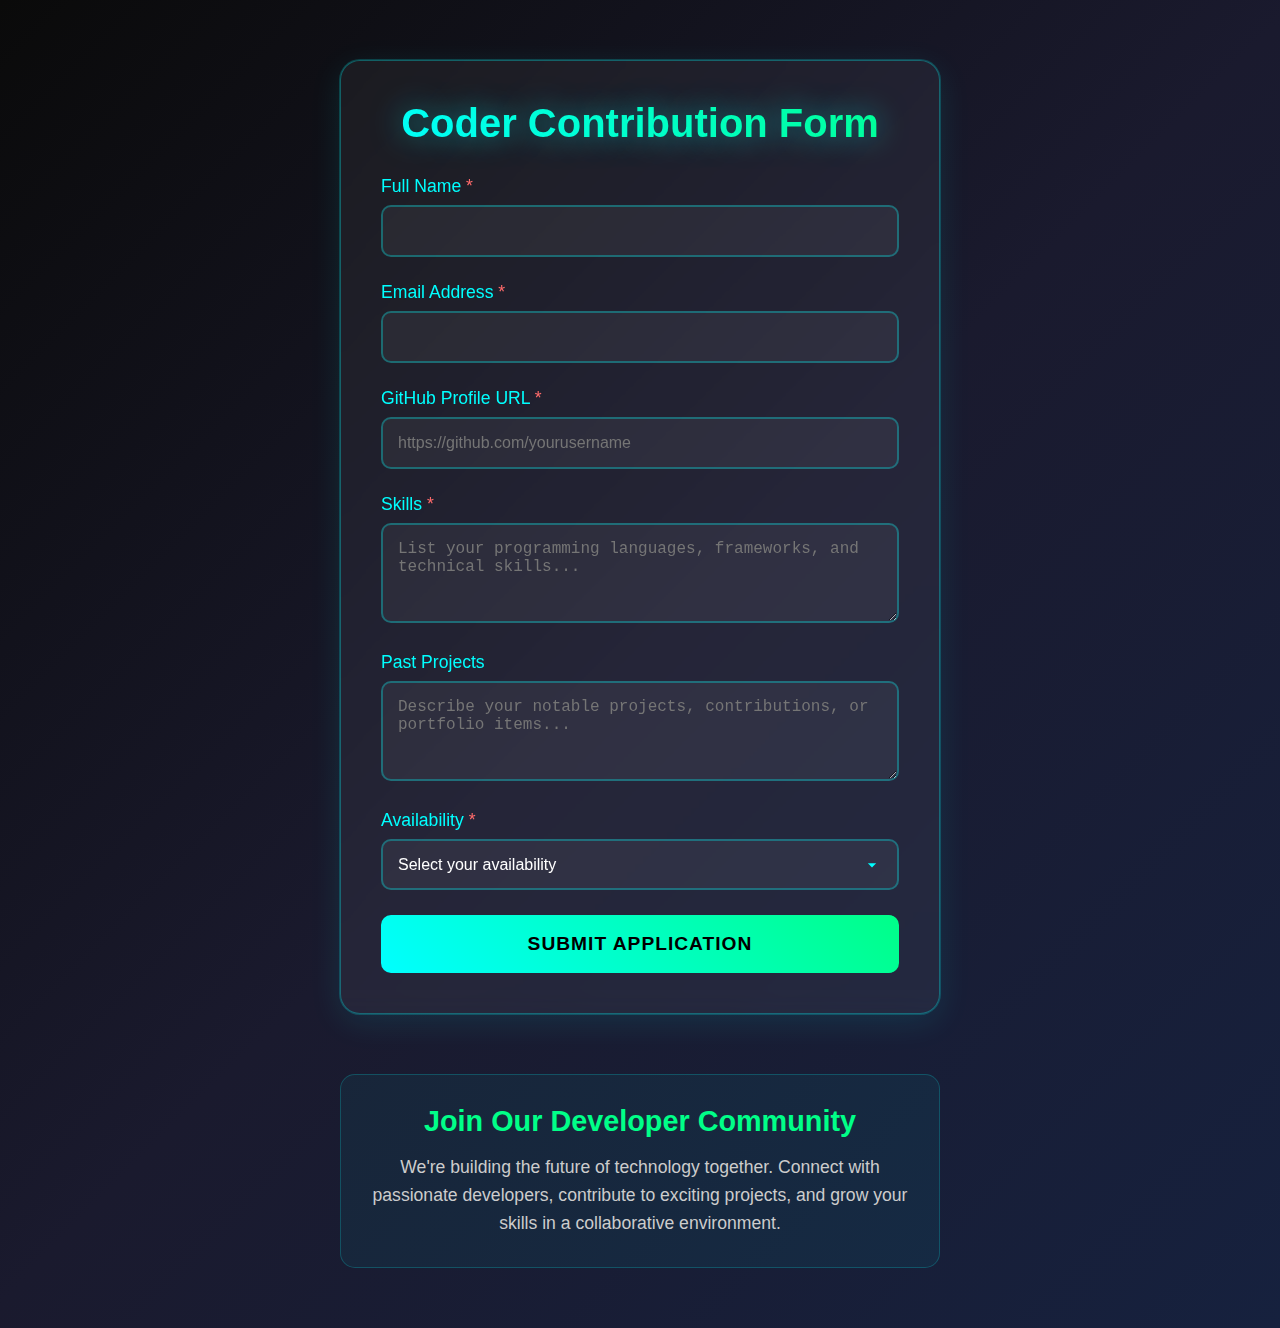
<file: index.html>
<!DOCTYPE html>
<html lang="en">
<head>
    <meta charset="UTF-8">
    <meta name="viewport" content="width=device-width, initial-scale=1.0">
    <title>Coder Contribution Form</title>
    <style>
        * {
            margin: 0;
            padding: 0;
            box-sizing: border-box;
        }

        body {
            font-family: 'Segoe UI', Tahoma, Geneva, Verdana, sans-serif;
            background: linear-gradient(135deg, #0a0a0a 0%, #1a1a2e 50%, #16213e 100%);
            min-height: 100vh;
            color: #ffffff;
            padding: 20px;
        }

        .container {
            max-width: 600px;
            margin: 0 auto;
            padding: 40px 0;
        }

        .form-card {
            background: rgba(255, 255, 255, 0.05);
            backdrop-filter: blur(10px);
            border-radius: 20px;
            padding: 40px;
            box-shadow: 0 8px 32px rgba(0, 255, 255, 0.1), 0 0 0 1px rgba(0, 255, 255, 0.2);
            border: 1px solid rgba(0, 255, 255, 0.3);
        }

        h1 {
            text-align: center;
            margin-bottom: 30px;
            font-size: 2.5rem;
            background: linear-gradient(45deg, #00ffff, #00ff88);
            -webkit-background-clip: text;
            -webkit-text-fill-color: transparent;
            background-clip: text;
            text-shadow: 0 0 30px rgba(0, 255, 255, 0.5);
        }

        .form-group {
            margin-bottom: 25px;
        }

        label {
            display: block;
            margin-bottom: 8px;
            color: #00ffff;
            font-weight: 500;
            font-size: 1.1rem;
        }

        input, textarea, select {
            width: 100%;
            padding: 15px;
            border: 2px solid rgba(0, 255, 255, 0.3);
            border-radius: 10px;
            background: rgba(255, 255, 255, 0.05);
            color: #ffffff;
            font-size: 1rem;
            transition: all 0.3s ease;
        }

        select {
            cursor: pointer;
            -webkit-appearance: none;
            -moz-appearance: none;
            appearance: none;
            background-image: url('data:image/svg+xml;utf8,<svg fill="%2300ffff" height="24" viewBox="0 0 24 24" width="24" xmlns="http://www.w3.org/2000/svg"><path d="M7 10l5 5 5-5z"/></svg>');
            background-repeat: no-repeat;
            background-position: right 15px center;
            background-size: 20px;
        }

        select option {
            background: #1a1a2e;
            color: #ffffff;
            padding: 10px;
        }

        input:focus, textarea:focus, select:focus {
            outline: none;
            border-color: #00ff88;
            box-shadow: 0 0 20px rgba(0, 255, 136, 0.3);
            background: rgba(255, 255, 255, 0.1);
        }

        textarea {
            resize: vertical;
            min-height: 100px;
        }

        .required {
            color: #ff6b6b;
        }

        .submit-btn {
            width: 100%;
            padding: 18px;
            background: linear-gradient(45deg, #00ffff, #00ff88);
            border: none;
            border-radius: 10px;
            color: #000;
            font-size: 1.2rem;
            font-weight: bold;
            cursor: pointer;
            transition: all 0.3s ease;
            text-transform: uppercase;
            letter-spacing: 1px;
        }

        .submit-btn:hover {
            transform: translateY(-2px);
            box-shadow: 0 10px 30px rgba(0, 255, 255, 0.4);
        }

        .join-section {
            margin-top: 60px;
            text-align: center;
            padding: 30px;
            background: rgba(0, 255, 255, 0.05);
            border-radius: 15px;
            border: 1px solid rgba(0, 255, 255, 0.2);
        }

        .join-section h2 {
            color: #00ff88;
            margin-bottom: 15px;
            font-size: 1.8rem;
        }

        .join-section p {
            color: #cccccc;
            line-height: 1.6;
            font-size: 1.1rem;
        }

        @media (max-width: 768px) {
            .container {
                padding: 20px 0;
            }
            
            .form-card {
                padding: 25px;
                margin: 0 10px;
            }
            
            h1 {
                font-size: 2rem;
            }
            
            input, textarea, select {
                padding: 12px;
            }
        }
    </style>
</head>
<body>
    <div class="container">
        <div class="form-card">
            <h1>Coder Contribution Form</h1>
            
            <form name="coder-contribution" method="POST" data-netlify="true" data-netlify-honeypot="bot-field">
                <input type="hidden" name="form-name" value="coder-contribution">
                
                <!-- Honeypot field for spam protection -->
                <p style="display: none;">
                    <label>Don't fill this out if you're human: <input name="bot-field"></label>
                </p>
                
                <div class="form-group">
                    <label for="fullName">Full Name <span class="required">*</span></label>
                    <input type="text" id="fullName" name="fullName" required>
                </div>
                
                <div class="form-group">
                    <label for="email">Email Address <span class="required">*</span></label>
                    <input type="email" id="email" name="email" required>
                </div>
                
                <div class="form-group">
                    <label for="githubUrl">GitHub Profile URL <span class="required">*</span></label>
                    <input type="url" id="githubUrl" name="githubUrl" placeholder="https://github.com/yourusername" required>
                </div>
                
                <div class="form-group">
                    <label for="skills">Skills <span class="required">*</span></label>
                    <textarea id="skills" name="skills" placeholder="List your programming languages, frameworks, and technical skills..." required></textarea>
                </div>
                
                <div class="form-group">
                    <label for="pastProjects">Past Projects</label>
                    <textarea id="pastProjects" name="pastProjects" placeholder="Describe your notable projects, contributions, or portfolio items..."></textarea>
                </div>
                
                <div class="form-group">
                    <label for="availability">Availability <span class="required">*</span></label>
                    <select id="availability" name="availability" required>
                        <option value="">Select your availability</option>
                        <option value="Part-time">Part-time</option>
                        <option value="Full-time">Full-time</option>
                        <option value="Weekends only">Weekends only</option>
                    </select>
                </div>
                
                <button type="submit" class="submit-btn">Submit Application</button>
            </form>
        </div>
        
        <div class="join-section">
            <h2>Join Our Developer Community</h2>
            <p>We're building the future of technology together. Connect with passionate developers, contribute to exciting projects, and grow your skills in a collaborative environment.</p>
        </div>
    </div>
</body>
</html>
</file>
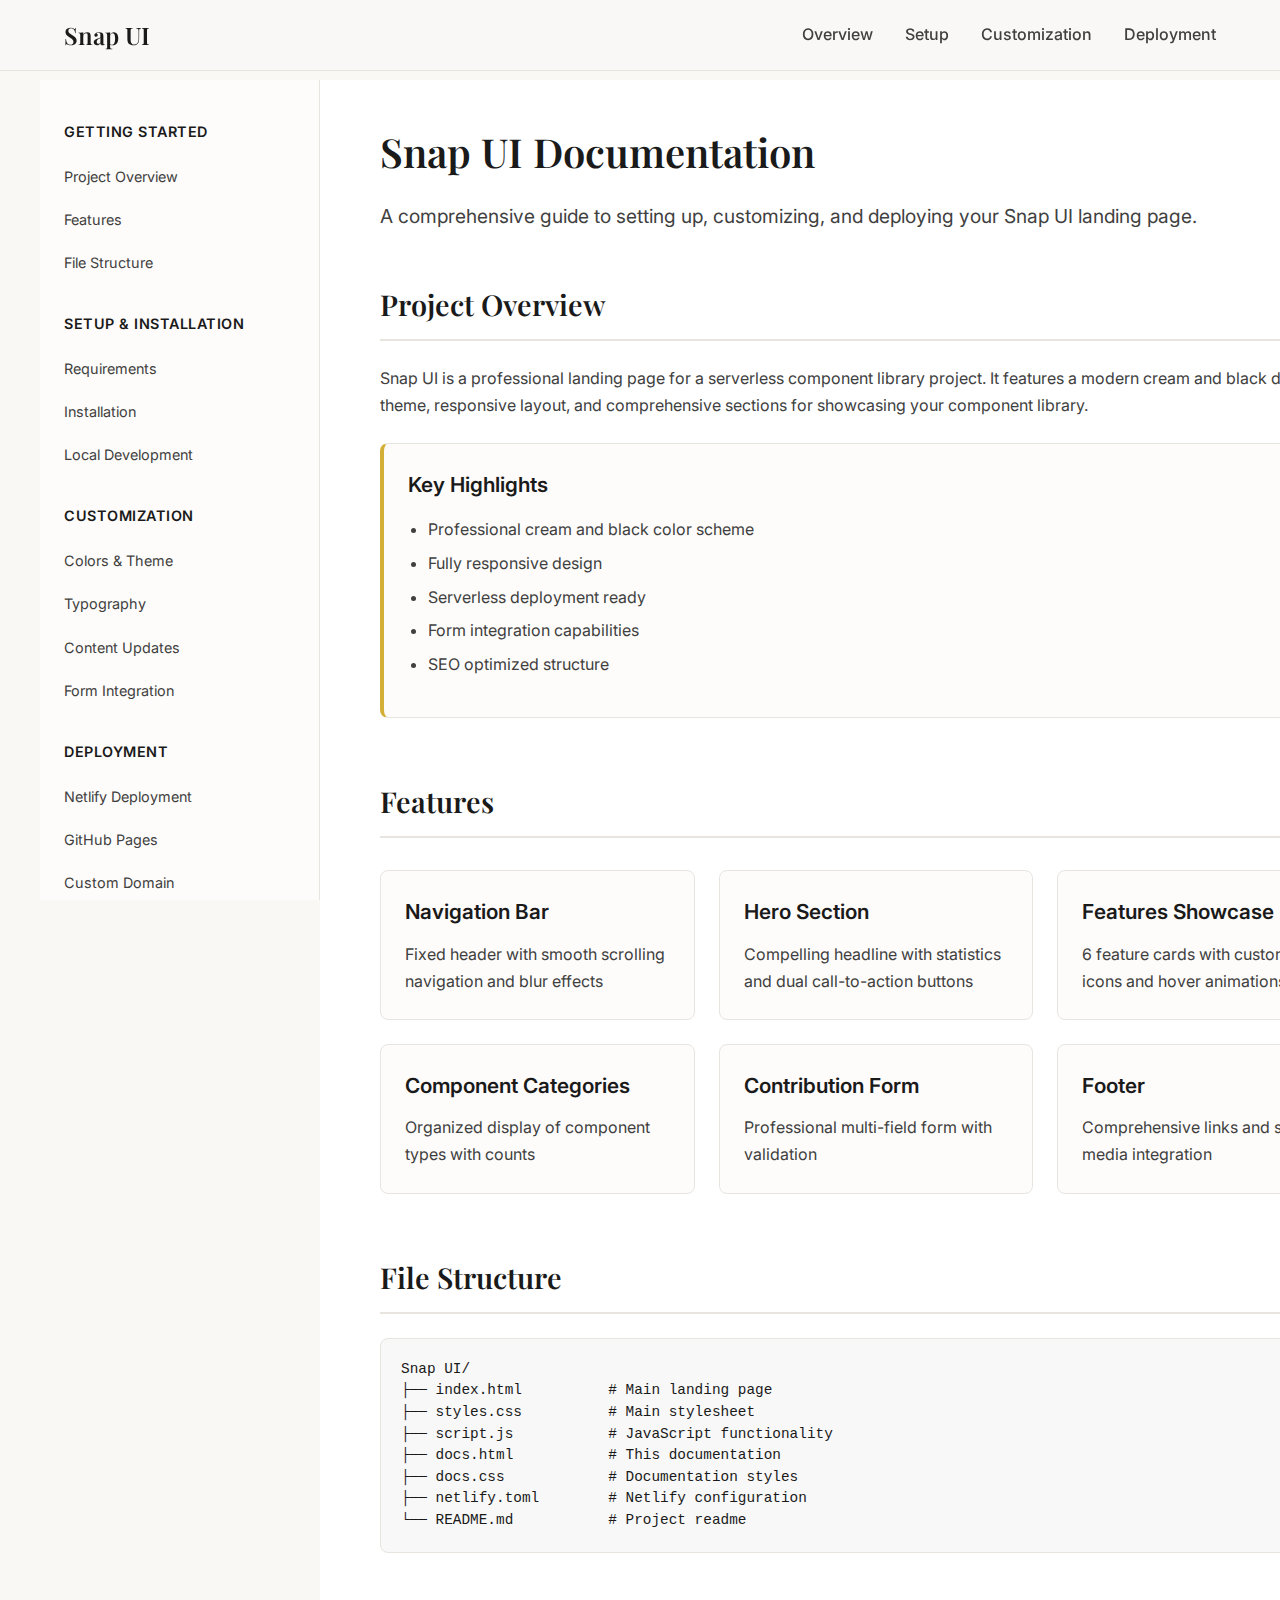
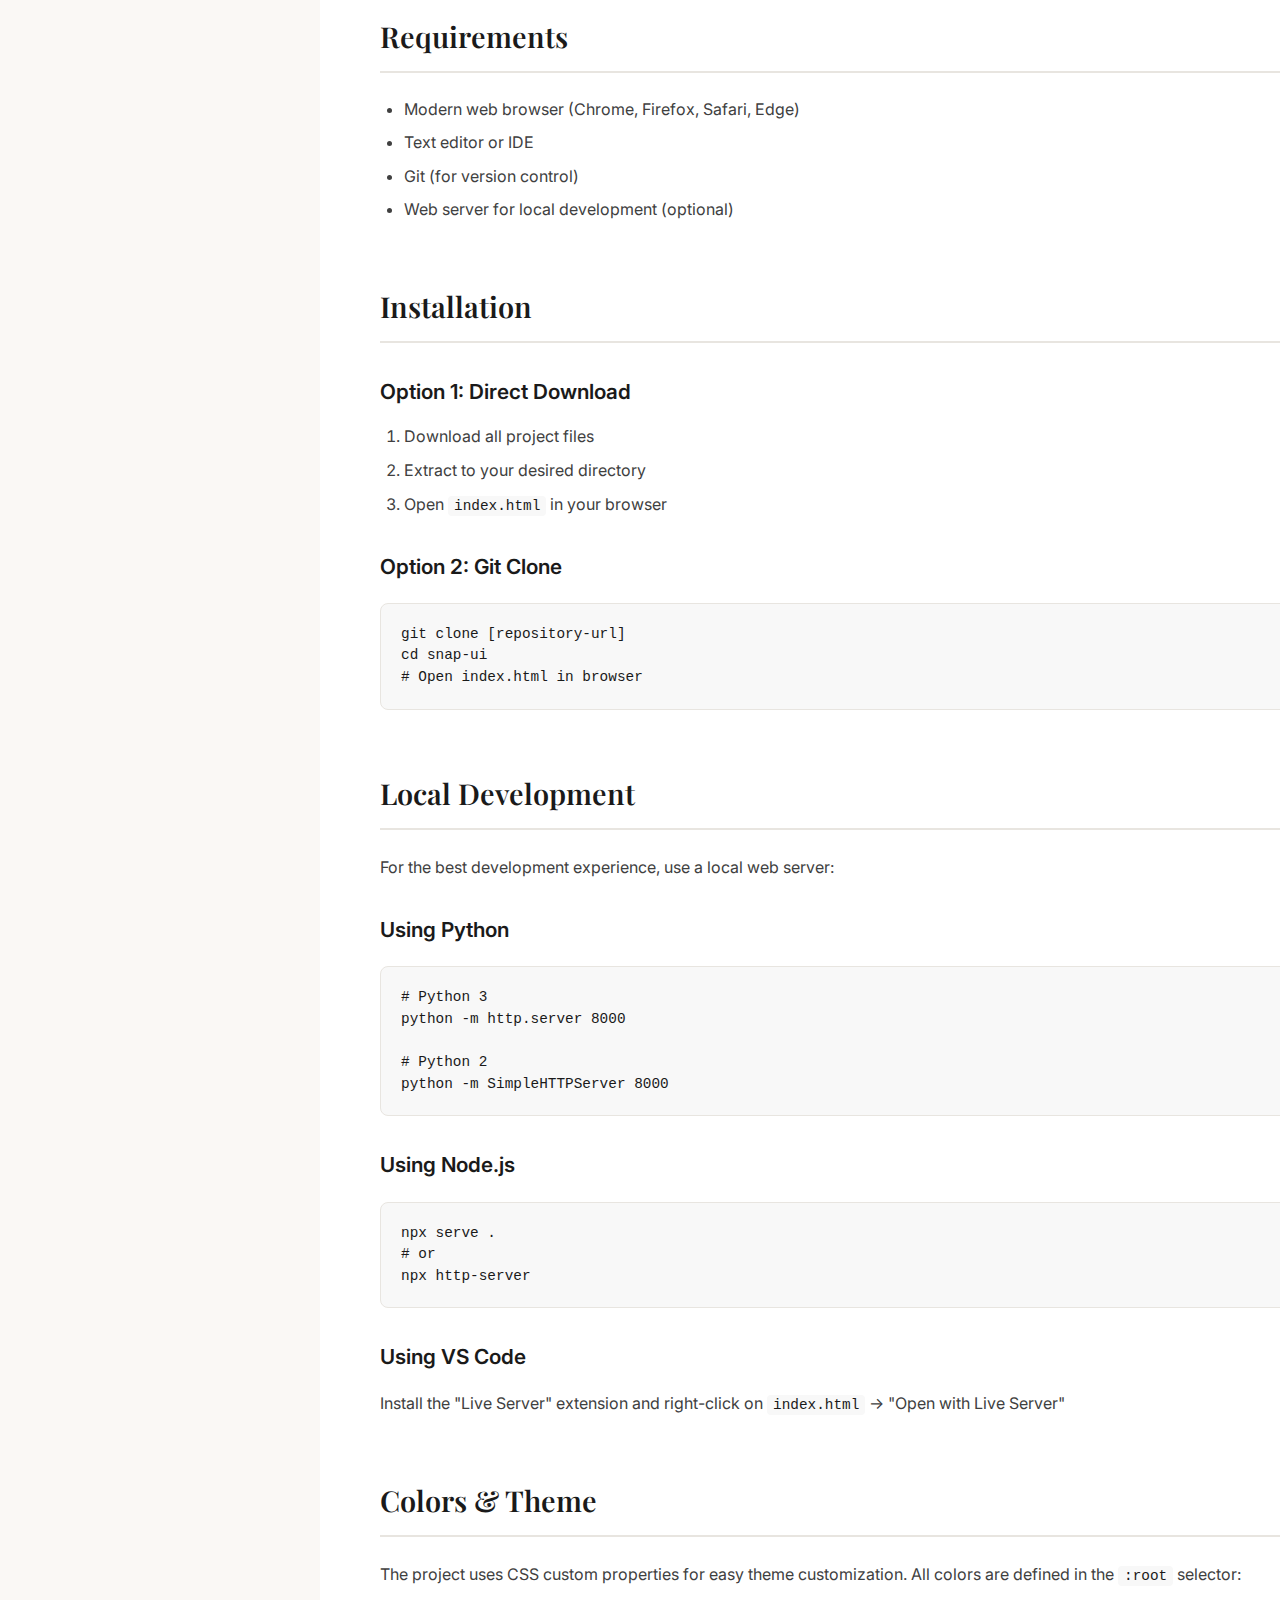
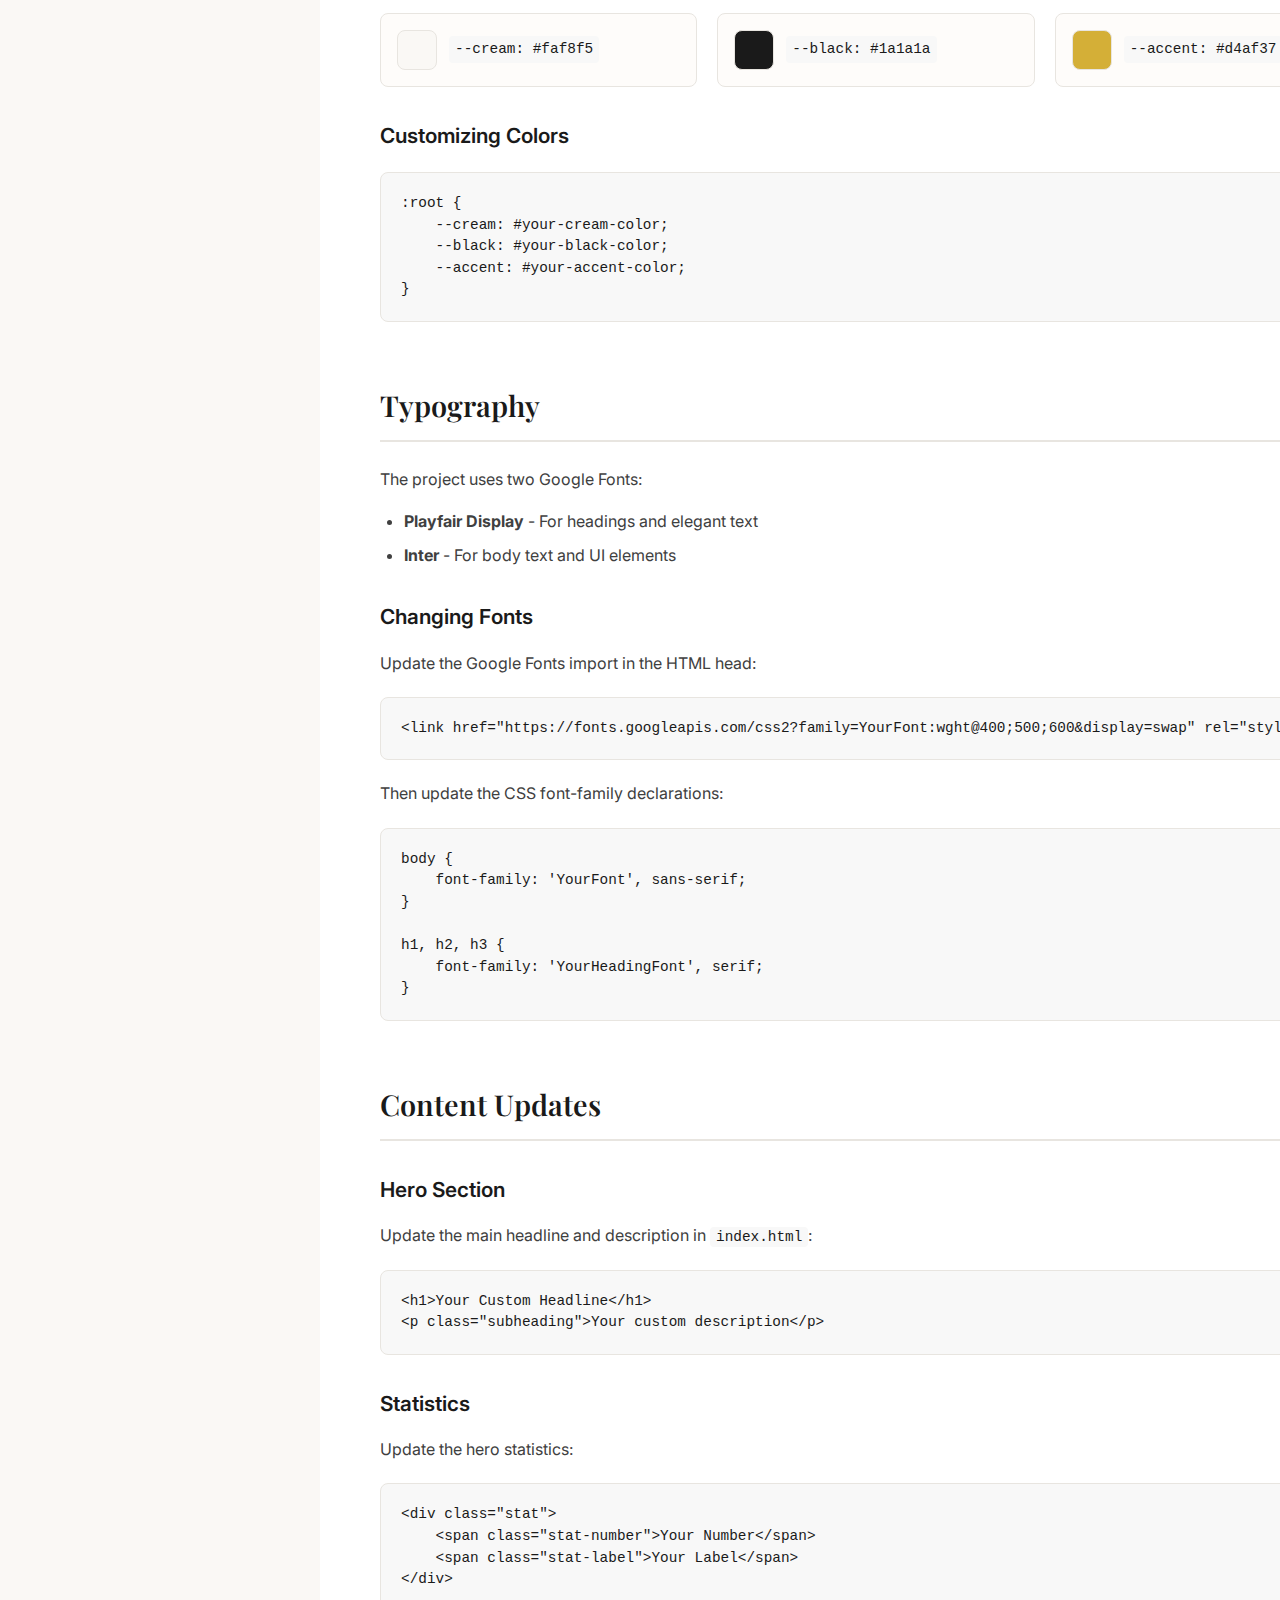
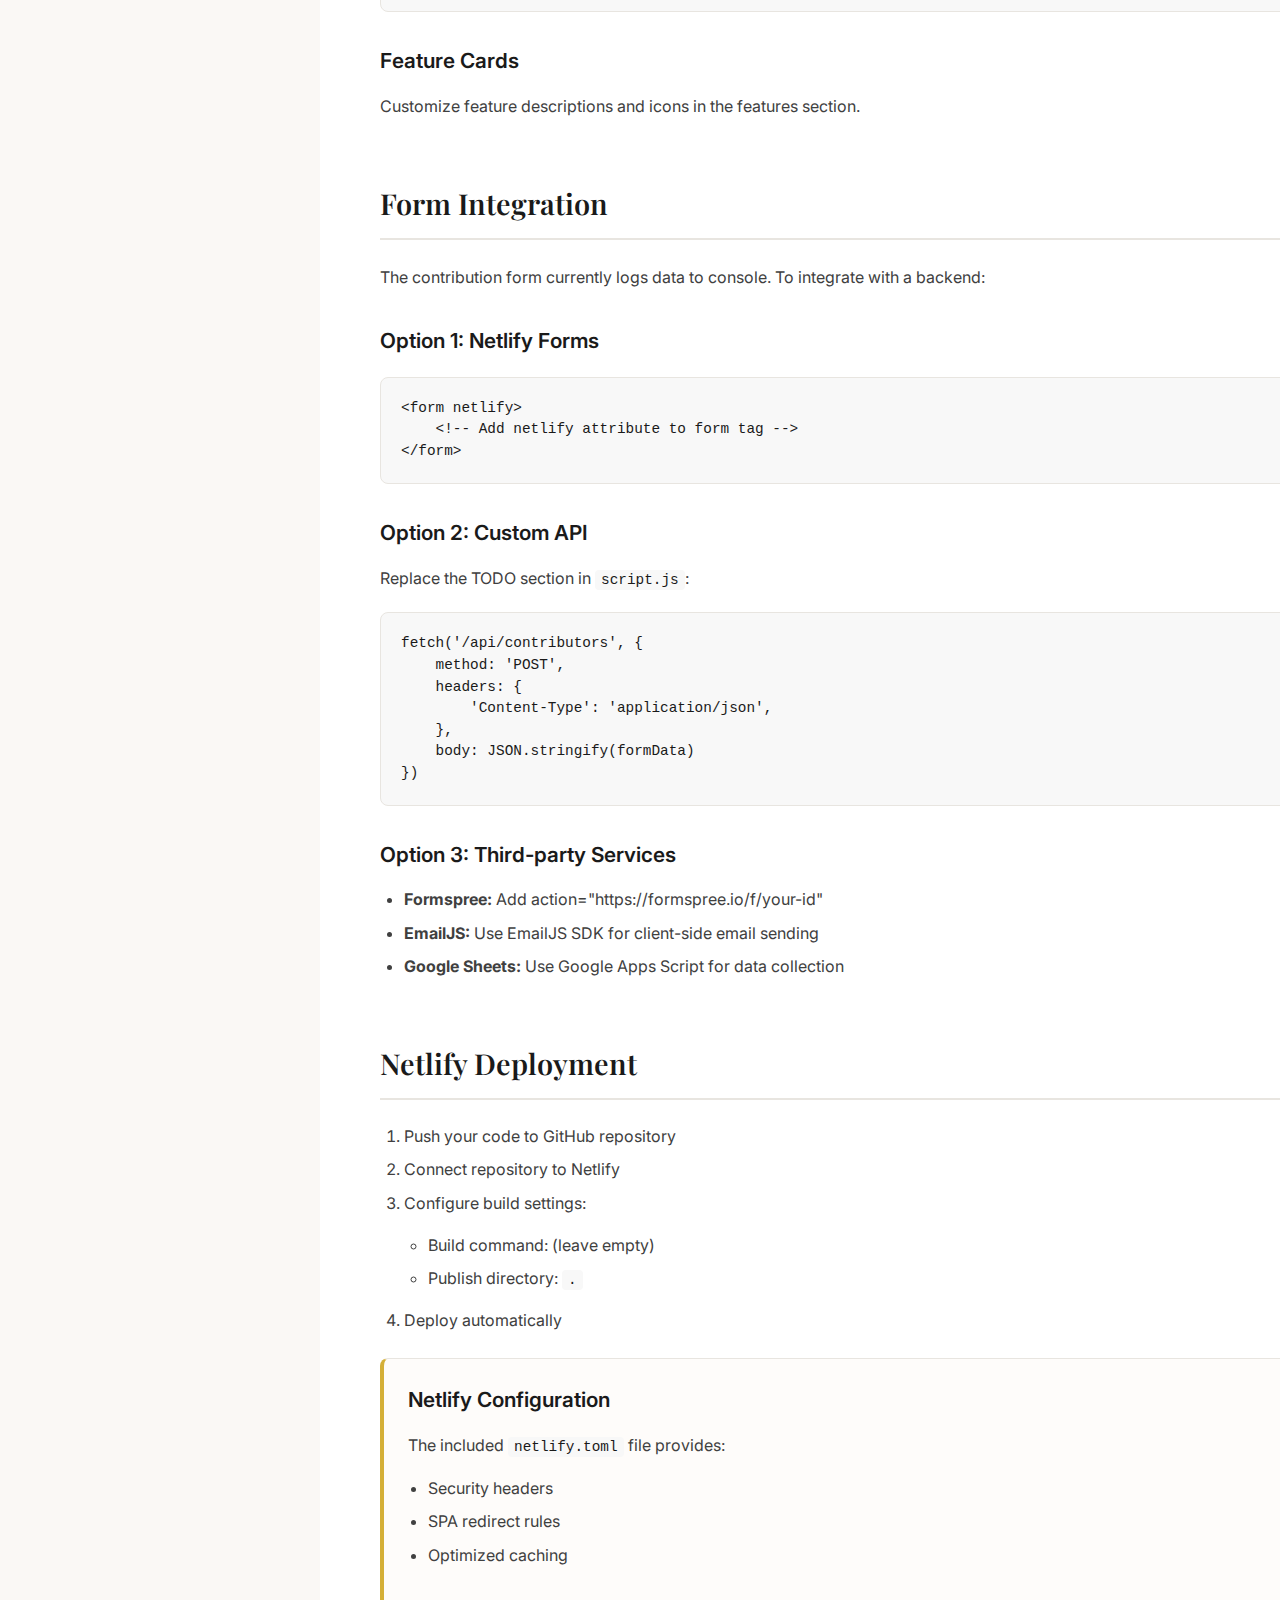
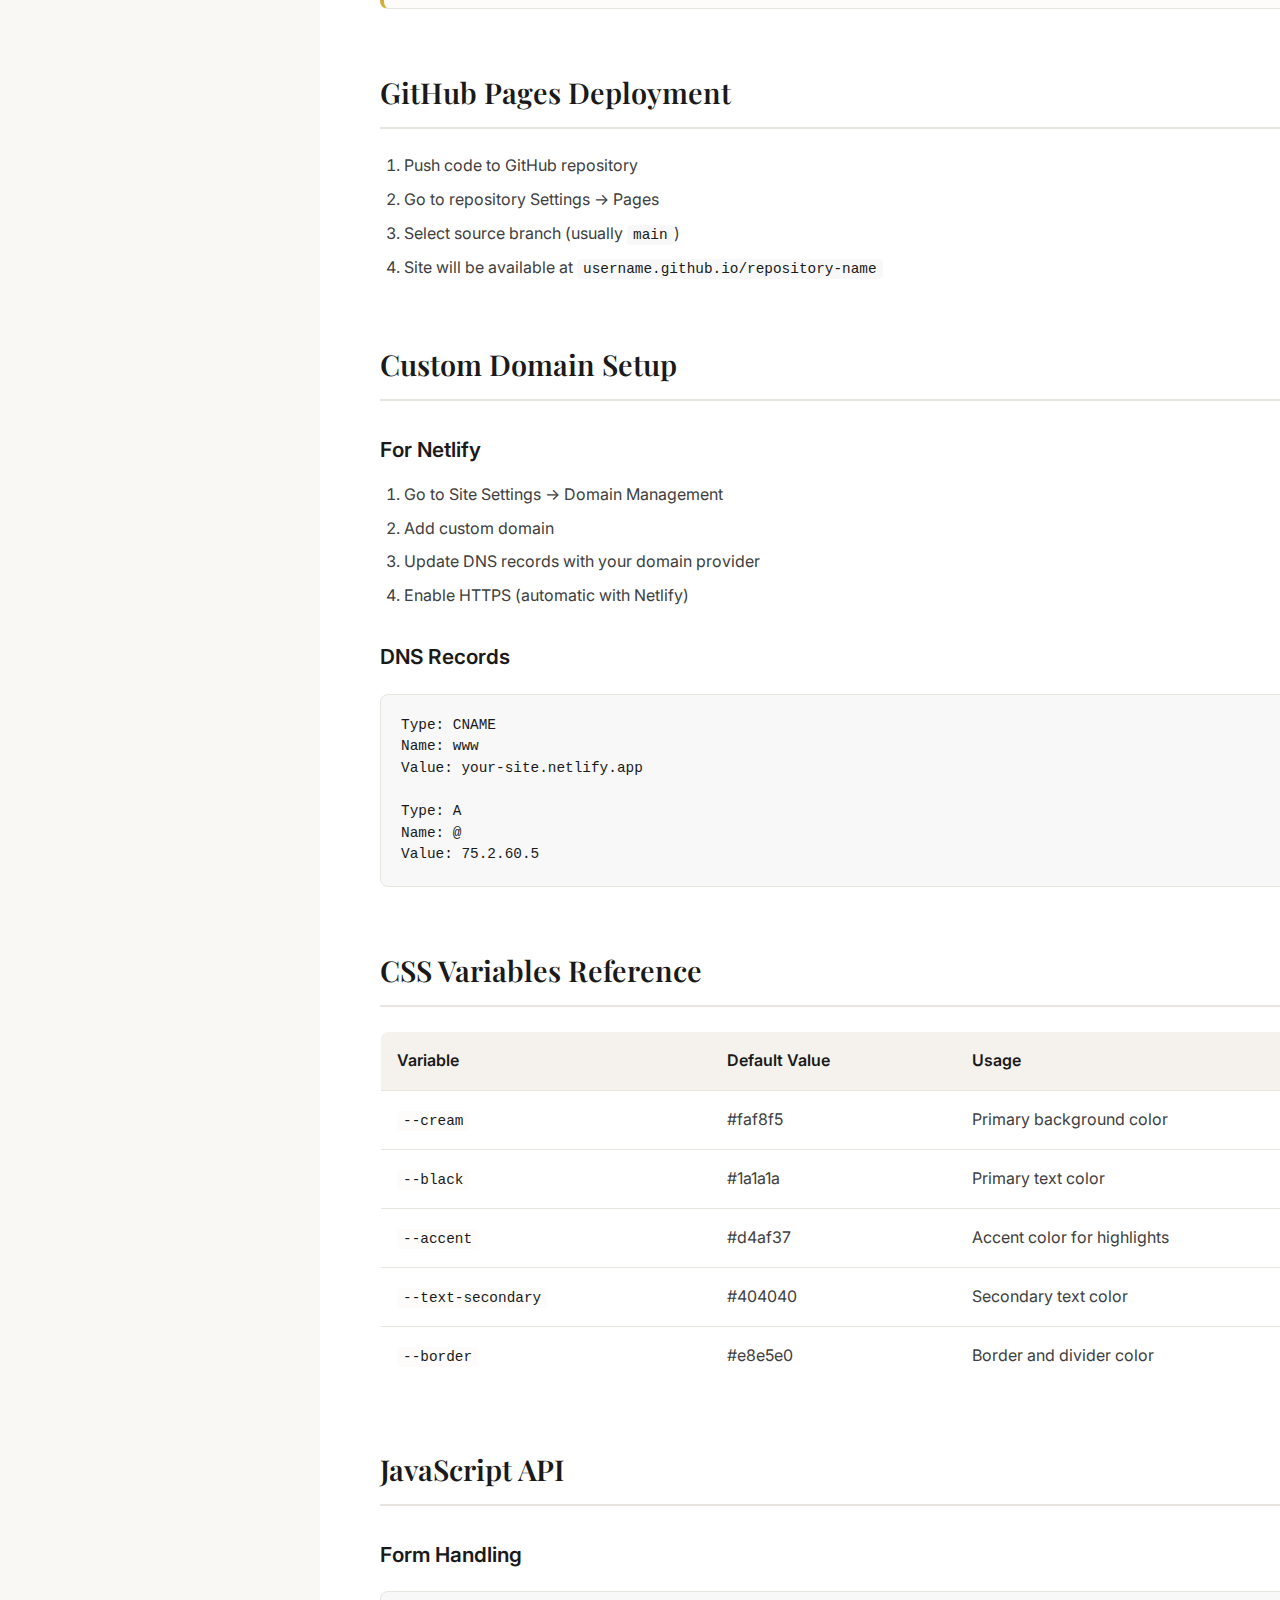
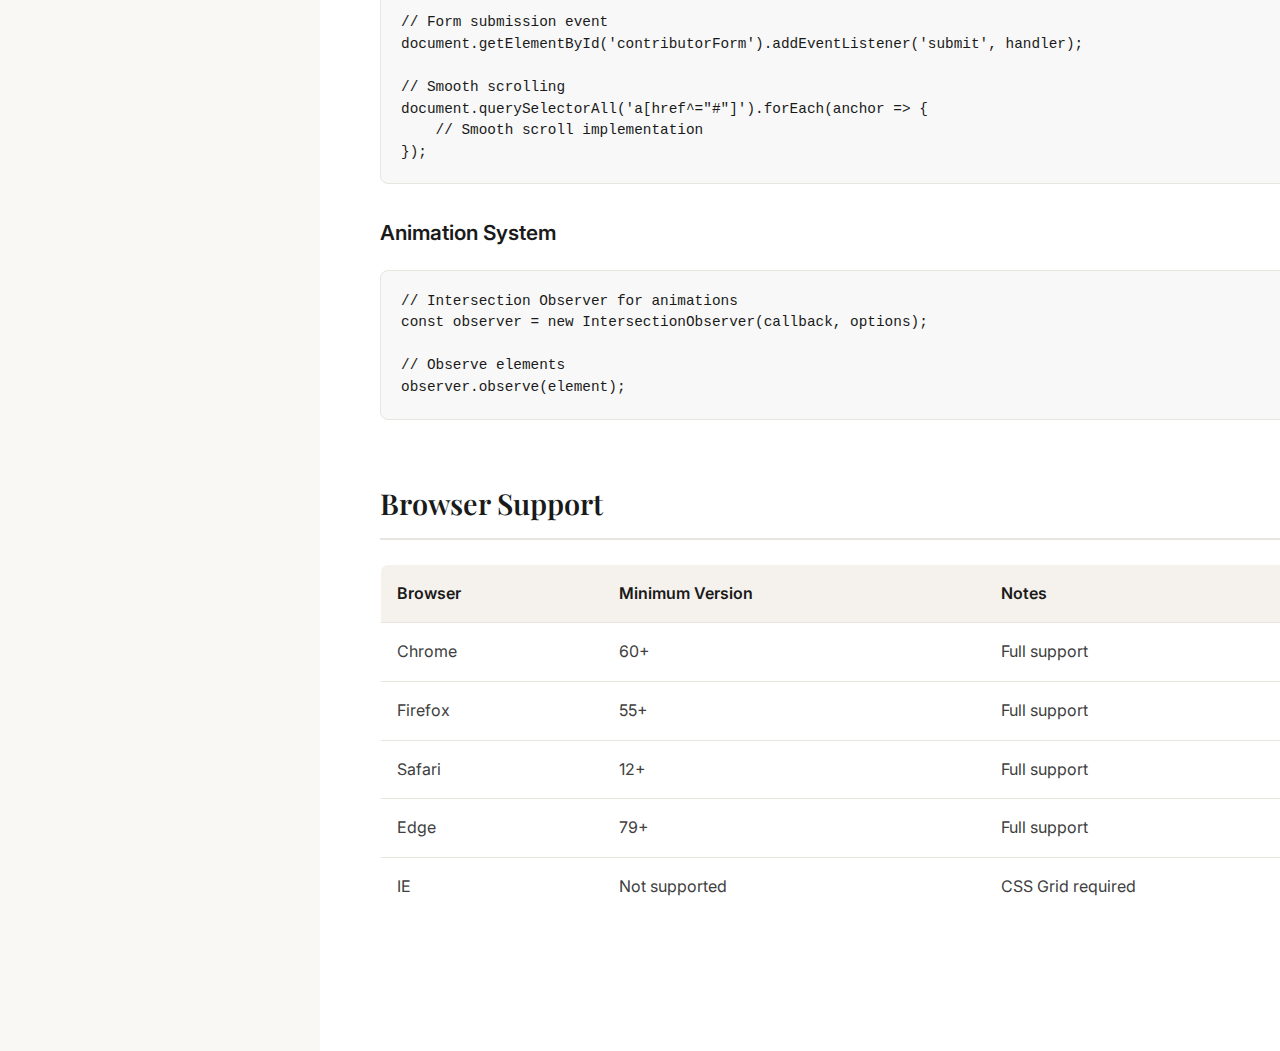
<file: docs.html>
<!DOCTYPE html>
<html lang="en">
<head>
    <meta charset="UTF-8">
    <meta name="viewport" content="width=device-width, initial-scale=1.0">
    <title>Snap UI Documentation</title>
    <link rel="stylesheet" href="docs.css">
    <link href="https://fonts.googleapis.com/css2?family=Playfair+Display:wght@400;500;600;700&family=Inter:wght@300;400;500;600&display=swap" rel="stylesheet">
</head>
<body>
    <nav class="docs-nav">
        <div class="nav-container">
            <h3><a href="index.html">Snap UI</a></h3>
            <div class="nav-links">
                <a href="#overview">Overview</a>
                <a href="#setup">Setup</a>
                <a href="#customization">Customization</a>
                <a href="#deployment">Deployment</a>
            </div>
        </div>
    </nav>

    <div class="docs-container">
        <aside class="sidebar">
            <nav class="sidebar-nav">
                <h4>Getting Started</h4>
                <ul>
                    <li><a href="#overview">Project Overview</a></li>
                    <li><a href="#features">Features</a></li>
                    <li><a href="#structure">File Structure</a></li>
                </ul>
                
                <h4>Setup & Installation</h4>
                <ul>
                    <li><a href="#requirements">Requirements</a></li>
                    <li><a href="#installation">Installation</a></li>
                    <li><a href="#local-development">Local Development</a></li>
                </ul>
                
                <h4>Customization</h4>
                <ul>
                    <li><a href="#colors">Colors & Theme</a></li>
                    <li><a href="#typography">Typography</a></li>
                    <li><a href="#content">Content Updates</a></li>
                    <li><a href="#form-integration">Form Integration</a></li>
                </ul>
                
                <h4>Deployment</h4>
                <ul>
                    <li><a href="#netlify">Netlify Deployment</a></li>
                    <li><a href="#github-pages">GitHub Pages</a></li>
                    <li><a href="#custom-domain">Custom Domain</a></li>
                </ul>
                
                <h4>Technical Reference</h4>
                <ul>
                    <li><a href="#css-variables">CSS Variables</a></li>
                    <li><a href="#javascript-api">JavaScript API</a></li>
                    <li><a href="#browser-support">Browser Support</a></li>
                </ul>
            </nav>
        </aside>

        <main class="docs-content">
            <section id="overview">
                <h1>Snap UI Documentation</h1>
                <p class="lead">A comprehensive guide to setting up, customizing, and deploying your Snap UI landing page.</p>
                
                <h2>Project Overview</h2>
                <p>Snap UI is a professional landing page for a serverless component library project. It features a modern cream and black design theme, responsive layout, and comprehensive sections for showcasing your component library.</p>
                
                <div class="info-box">
                    <h3>Key Highlights</h3>
                    <ul>
                        <li>Professional cream and black color scheme</li>
                        <li>Fully responsive design</li>
                        <li>Serverless deployment ready</li>
                        <li>Form integration capabilities</li>
                        <li>SEO optimized structure</li>
                    </ul>
                </div>
            </section>

            <section id="features">
                <h2>Features</h2>
                <div class="feature-grid">
                    <div class="feature-item">
                        <h3>Navigation Bar</h3>
                        <p>Fixed header with smooth scrolling navigation and blur effects</p>
                    </div>
                    <div class="feature-item">
                        <h3>Hero Section</h3>
                        <p>Compelling headline with statistics and dual call-to-action buttons</p>
                    </div>
                    <div class="feature-item">
                        <h3>Features Showcase</h3>
                        <p>6 feature cards with custom SVG icons and hover animations</p>
                    </div>
                    <div class="feature-item">
                        <h3>Component Categories</h3>
                        <p>Organized display of component types with counts</p>
                    </div>
                    <div class="feature-item">
                        <h3>Contribution Form</h3>
                        <p>Professional multi-field form with validation</p>
                    </div>
                    <div class="feature-item">
                        <h3>Footer</h3>
                        <p>Comprehensive links and social media integration</p>
                    </div>
                </div>
            </section>

            <section id="structure">
                <h2>File Structure</h2>
                <pre><code>Snap UI/
├── index.html          # Main landing page
├── styles.css          # Main stylesheet
├── script.js           # JavaScript functionality
├── docs.html           # This documentation
├── docs.css            # Documentation styles
├── netlify.toml        # Netlify configuration
└── README.md           # Project readme</code></pre>
            </section>

            <section id="requirements">
                <h2>Requirements</h2>
                <ul>
                    <li>Modern web browser (Chrome, Firefox, Safari, Edge)</li>
                    <li>Text editor or IDE</li>
                    <li>Git (for version control)</li>
                    <li>Web server for local development (optional)</li>
                </ul>
            </section>

            <section id="installation">
                <h2>Installation</h2>
                <h3>Option 1: Direct Download</h3>
                <ol>
                    <li>Download all project files</li>
                    <li>Extract to your desired directory</li>
                    <li>Open <code>index.html</code> in your browser</li>
                </ol>

                <h3>Option 2: Git Clone</h3>
                <pre><code>git clone [repository-url]
cd snap-ui
# Open index.html in browser</code></pre>
            </section>

            <section id="local-development">
                <h2>Local Development</h2>
                <p>For the best development experience, use a local web server:</p>
                
                <h3>Using Python</h3>
                <pre><code># Python 3
python -m http.server 8000

# Python 2
python -m SimpleHTTPServer 8000</code></pre>

                <h3>Using Node.js</h3>
                <pre><code>npx serve .
# or
npx http-server</code></pre>

                <h3>Using VS Code</h3>
                <p>Install the "Live Server" extension and right-click on <code>index.html</code> → "Open with Live Server"</p>
            </section>

            <section id="colors">
                <h2>Colors & Theme</h2>
                <p>The project uses CSS custom properties for easy theme customization. All colors are defined in the <code>:root</code> selector:</p>
                
                <div class="color-palette">
                    <div class="color-item">
                        <div class="color-swatch" style="background: #faf8f5;"></div>
                        <code>--cream: #faf8f5</code>
                    </div>
                    <div class="color-item">
                        <div class="color-swatch" style="background: #1a1a1a;"></div>
                        <code>--black: #1a1a1a</code>
                    </div>
                    <div class="color-item">
                        <div class="color-swatch" style="background: #d4af37;"></div>
                        <code>--accent: #d4af37</code>
                    </div>
                </div>

                <h3>Customizing Colors</h3>
                <pre><code>:root {
    --cream: #your-cream-color;
    --black: #your-black-color;
    --accent: #your-accent-color;
}</code></pre>
            </section>

            <section id="typography">
                <h2>Typography</h2>
                <p>The project uses two Google Fonts:</p>
                <ul>
                    <li><strong>Playfair Display</strong> - For headings and elegant text</li>
                    <li><strong>Inter</strong> - For body text and UI elements</li>
                </ul>

                <h3>Changing Fonts</h3>
                <p>Update the Google Fonts import in the HTML head:</p>
                <pre><code>&lt;link href="https://fonts.googleapis.com/css2?family=YourFont:wght@400;500;600&display=swap" rel="stylesheet"&gt;</code></pre>

                <p>Then update the CSS font-family declarations:</p>
                <pre><code>body {
    font-family: 'YourFont', sans-serif;
}

h1, h2, h3 {
    font-family: 'YourHeadingFont', serif;
}</code></pre>
            </section>

            <section id="content">
                <h2>Content Updates</h2>
                <h3>Hero Section</h3>
                <p>Update the main headline and description in <code>index.html</code>:</p>
                <pre><code>&lt;h1&gt;Your Custom Headline&lt;/h1&gt;
&lt;p class="subheading"&gt;Your custom description&lt;/p&gt;</code></pre>

                <h3>Statistics</h3>
                <p>Update the hero statistics:</p>
                <pre><code>&lt;div class="stat"&gt;
    &lt;span class="stat-number"&gt;Your Number&lt;/span&gt;
    &lt;span class="stat-label"&gt;Your Label&lt;/span&gt;
&lt;/div&gt;</code></pre>

                <h3>Feature Cards</h3>
                <p>Customize feature descriptions and icons in the features section.</p>
            </section>

            <section id="form-integration">
                <h2>Form Integration</h2>
                <p>The contribution form currently logs data to console. To integrate with a backend:</p>

                <h3>Option 1: Netlify Forms</h3>
                <pre><code>&lt;form netlify&gt;
    &lt;!-- Add netlify attribute to form tag --&gt;
&lt;/form&gt;</code></pre>

                <h3>Option 2: Custom API</h3>
                <p>Replace the TODO section in <code>script.js</code>:</p>
                <pre><code>fetch('/api/contributors', {
    method: 'POST',
    headers: {
        'Content-Type': 'application/json',
    },
    body: JSON.stringify(formData)
})</code></pre>

                <h3>Option 3: Third-party Services</h3>
                <ul>
                    <li><strong>Formspree:</strong> Add action="https://formspree.io/f/your-id"</li>
                    <li><strong>EmailJS:</strong> Use EmailJS SDK for client-side email sending</li>
                    <li><strong>Google Sheets:</strong> Use Google Apps Script for data collection</li>
                </ul>
            </section>

            <section id="netlify">
                <h2>Netlify Deployment</h2>
                <ol>
                    <li>Push your code to GitHub repository</li>
                    <li>Connect repository to Netlify</li>
                    <li>Configure build settings:
                        <ul>
                            <li>Build command: (leave empty)</li>
                            <li>Publish directory: <code>.</code></li>
                        </ul>
                    </li>
                    <li>Deploy automatically</li>
                </ol>

                <div class="info-box">
                    <h3>Netlify Configuration</h3>
                    <p>The included <code>netlify.toml</code> file provides:</p>
                    <ul>
                        <li>Security headers</li>
                        <li>SPA redirect rules</li>
                        <li>Optimized caching</li>
                    </ul>
                </div>
            </section>

            <section id="github-pages">
                <h2>GitHub Pages Deployment</h2>
                <ol>
                    <li>Push code to GitHub repository</li>
                    <li>Go to repository Settings → Pages</li>
                    <li>Select source branch (usually <code>main</code>)</li>
                    <li>Site will be available at <code>username.github.io/repository-name</code></li>
                </ol>
            </section>

            <section id="custom-domain">
                <h2>Custom Domain Setup</h2>
                <h3>For Netlify</h3>
                <ol>
                    <li>Go to Site Settings → Domain Management</li>
                    <li>Add custom domain</li>
                    <li>Update DNS records with your domain provider</li>
                    <li>Enable HTTPS (automatic with Netlify)</li>
                </ol>

                <h3>DNS Records</h3>
                <pre><code>Type: CNAME
Name: www
Value: your-site.netlify.app

Type: A
Name: @
Value: 75.2.60.5</code></pre>
            </section>

            <section id="css-variables">
                <h2>CSS Variables Reference</h2>
                <table class="reference-table">
                    <thead>
                        <tr>
                            <th>Variable</th>
                            <th>Default Value</th>
                            <th>Usage</th>
                        </tr>
                    </thead>
                    <tbody>
                        <tr>
                            <td><code>--cream</code></td>
                            <td>#faf8f5</td>
                            <td>Primary background color</td>
                        </tr>
                        <tr>
                            <td><code>--black</code></td>
                            <td>#1a1a1a</td>
                            <td>Primary text color</td>
                        </tr>
                        <tr>
                            <td><code>--accent</code></td>
                            <td>#d4af37</td>
                            <td>Accent color for highlights</td>
                        </tr>
                        <tr>
                            <td><code>--text-secondary</code></td>
                            <td>#404040</td>
                            <td>Secondary text color</td>
                        </tr>
                        <tr>
                            <td><code>--border</code></td>
                            <td>#e8e5e0</td>
                            <td>Border and divider color</td>
                        </tr>
                    </tbody>
                </table>
            </section>

            <section id="javascript-api">
                <h2>JavaScript API</h2>
                <h3>Form Handling</h3>
                <pre><code>// Form submission event
document.getElementById('contributorForm').addEventListener('submit', handler);

// Smooth scrolling
document.querySelectorAll('a[href^="#"]').forEach(anchor => {
    // Smooth scroll implementation
});</code></pre>

                <h3>Animation System</h3>
                <pre><code>// Intersection Observer for animations
const observer = new IntersectionObserver(callback, options);

// Observe elements
observer.observe(element);</code></pre>
            </section>

            <section id="browser-support">
                <h2>Browser Support</h2>
                <table class="reference-table">
                    <thead>
                        <tr>
                            <th>Browser</th>
                            <th>Minimum Version</th>
                            <th>Notes</th>
                        </tr>
                    </thead>
                    <tbody>
                        <tr>
                            <td>Chrome</td>
                            <td>60+</td>
                            <td>Full support</td>
                        </tr>
                        <tr>
                            <td>Firefox</td>
                            <td>55+</td>
                            <td>Full support</td>
                        </tr>
                        <tr>
                            <td>Safari</td>
                            <td>12+</td>
                            <td>Full support</td>
                        </tr>
                        <tr>
                            <td>Edge</td>
                            <td>79+</td>
                            <td>Full support</td>
                        </tr>
                        <tr>
                            <td>IE</td>
                            <td>Not supported</td>
                            <td>CSS Grid required</td>
                        </tr>
                    </tbody>
                </table>
            </section>
        </main>
    </div>
</body>
</html>
</file>
<file: docs.css>
/* Documentation Styles */
* {
    margin: 0;
    padding: 0;
    box-sizing: border-box;
}

:root {
    --cream: #faf8f5;
    --cream-light: #fefcfa;
    --cream-dark: #f5f2ed;
    --black: #1a1a1a;
    --black-light: #2d2d2d;
    --text-secondary: #404040;
    --text-muted: #666666;
    --accent: #d4af37;
    --border: #e8e5e0;
    --code-bg: #f8f8f8;
    --shadow: rgba(26, 26, 26, 0.1);
}

body {
    font-family: 'Inter', -apple-system, BlinkMacSystemFont, 'Segoe UI', Roboto, sans-serif;
    line-height: 1.6;
    color: var(--black);
    background-color: var(--cream);
}

/* Navigation */
.docs-nav {
    position: fixed;
    top: 0;
    width: 100%;
    background: rgba(250, 248, 245, 0.95);
    backdrop-filter: blur(10px);
    border-bottom: 1px solid var(--border);
    z-index: 1000;
    padding: 16px 0;
}

.nav-container {
    max-width: 1200px;
    margin: 0 auto;
    padding: 0 24px;
    display: flex;
    justify-content: space-between;
    align-items: center;
}

.docs-nav h3 a {
    font-family: 'Playfair Display', serif;
    font-size: 1.5rem;
    font-weight: 600;
    color: var(--black);
    text-decoration: none;
}

.nav-links {
    display: flex;
    gap: 32px;
}

.nav-links a {
    color: var(--text-secondary);
    text-decoration: none;
    font-weight: 500;
    transition: color 0.3s ease;
}

.nav-links a:hover {
    color: var(--black);
}

/* Main Layout */
.docs-container {
    display: grid;
    grid-template-columns: 280px 1fr;
    max-width: 1200px;
    margin: 0 auto;
    padding-top: 80px;
    min-height: 100vh;
}

/* Sidebar */
.sidebar {
    background: var(--cream-light);
    border-right: 1px solid var(--border);
    padding: 40px 0;
    position: sticky;
    top: 80px;
    height: calc(100vh - 80px);
    overflow-y: auto;
}

.sidebar-nav {
    padding: 0 24px;
}

.sidebar-nav h4 {
    font-size: 0.9rem;
    font-weight: 600;
    color: var(--black);
    margin: 32px 0 16px 0;
    text-transform: uppercase;
    letter-spacing: 0.5px;
}

.sidebar-nav h4:first-child {
    margin-top: 0;
}

.sidebar-nav ul {
    list-style: none;
    margin-bottom: 24px;
}

.sidebar-nav li {
    margin-bottom: 8px;
}

.sidebar-nav a {
    color: var(--text-secondary);
    text-decoration: none;
    font-size: 0.9rem;
    padding: 6px 0;
    display: block;
    transition: color 0.3s ease;
}

.sidebar-nav a:hover {
    color: var(--black);
}

/* Main Content */
.docs-content {
    padding: 40px 60px 80px 60px;
    background: white;
}

.docs-content h1 {
    font-family: 'Playfair Display', serif;
    font-size: 2.5rem;
    font-weight: 600;
    margin-bottom: 16px;
    color: var(--black);
}

.docs-content h2 {
    font-family: 'Playfair Display', serif;
    font-size: 1.8rem;
    font-weight: 600;
    margin: 48px 0 24px 0;
    color: var(--black);
    border-bottom: 2px solid var(--border);
    padding-bottom: 12px;
}

.docs-content h3 {
    font-size: 1.3rem;
    font-weight: 600;
    margin: 32px 0 16px 0;
    color: var(--black);
}

.docs-content h4 {
    font-size: 1.1rem;
    font-weight: 600;
    margin: 24px 0 12px 0;
    color: var(--black);
}

.lead {
    font-size: 1.2rem;
    color: var(--text-secondary);
    margin-bottom: 40px;
    line-height: 1.7;
}

.docs-content p {
    margin-bottom: 16px;
    color: var(--text-secondary);
    line-height: 1.7;
}

.docs-content ul,
.docs-content ol {
    margin: 16px 0 16px 24px;
    color: var(--text-secondary);
}

.docs-content li {
    margin-bottom: 8px;
    line-height: 1.6;
}

/* Code Blocks */
pre {
    background: var(--code-bg);
    border: 1px solid var(--border);
    border-radius: 8px;
    padding: 20px;
    margin: 20px 0;
    overflow-x: auto;
    font-family: 'Monaco', 'Menlo', 'Ubuntu Mono', monospace;
    font-size: 0.9rem;
    line-height: 1.5;
}

code {
    background: var(--code-bg);
    padding: 2px 6px;
    border-radius: 4px;
    font-family: 'Monaco', 'Menlo', 'Ubuntu Mono', monospace;
    font-size: 0.9rem;
    color: var(--black);
}

pre code {
    background: none;
    padding: 0;
}

/* Info Boxes */
.info-box {
    background: var(--cream-light);
    border: 1px solid var(--border);
    border-left: 4px solid var(--accent);
    padding: 24px;
    margin: 24px 0;
    border-radius: 8px;
}

.info-box h3 {
    margin-top: 0;
    margin-bottom: 16px;
    color: var(--black);
}

.info-box ul {
    margin-left: 20px;
}

/* Feature Grid */
.feature-grid {
    display: grid;
    grid-template-columns: repeat(auto-fit, minmax(300px, 1fr));
    gap: 24px;
    margin: 32px 0;
}

.feature-item {
    background: var(--cream-light);
    padding: 24px;
    border-radius: 8px;
    border: 1px solid var(--border);
}

.feature-item h3 {
    margin-top: 0;
    margin-bottom: 12px;
    color: var(--black);
}

.feature-item p {
    margin: 0;
    color: var(--text-secondary);
}

/* Color Palette */
.color-palette {
    display: grid;
    grid-template-columns: repeat(auto-fit, minmax(200px, 1fr));
    gap: 20px;
    margin: 24px 0;
}

.color-item {
    display: flex;
    align-items: center;
    gap: 12px;
    padding: 16px;
    background: var(--cream-light);
    border-radius: 8px;
    border: 1px solid var(--border);
}

.color-swatch {
    width: 40px;
    height: 40px;
    border-radius: 8px;
    border: 1px solid var(--border);
}

/* Tables */
.reference-table {
    width: 100%;
    border-collapse: collapse;
    margin: 24px 0;
    background: white;
    border: 1px solid var(--border);
    border-radius: 8px;
    overflow: hidden;
}

.reference-table th {
    background: var(--cream-dark);
    padding: 16px;
    text-align: left;
    font-weight: 600;
    color: var(--black);
    border-bottom: 1px solid var(--border);
}

.reference-table td {
    padding: 16px;
    border-bottom: 1px solid var(--border);
    color: var(--text-secondary);
}

.reference-table tr:last-child td {
    border-bottom: none;
}

.reference-table code {
    background: var(--cream-light);
    color: var(--black);
}

/* Sections */
section {
    margin-bottom: 60px;
}

section:target {
    scroll-margin-top: 100px;
}

/* Responsive Design */
@media (max-width: 1024px) {
    .docs-container {
        grid-template-columns: 1fr;
    }
    
    .sidebar {
        position: static;
        height: auto;
        border-right: none;
        border-bottom: 1px solid var(--border);
    }
    
    .docs-content {
        padding: 40px 40px 80px 40px;
    }
}

@media (max-width: 768px) {
    .nav-links {
        display: none;
    }
    
    .docs-content {
        padding: 24px 24px 60px 24px;
    }
    
    .docs-content h1 {
        font-size: 2rem;
    }
    
    .docs-content h2 {
        font-size: 1.5rem;
    }
    
    .feature-grid {
        grid-template-columns: 1fr;
    }
    
    .color-palette {
        grid-template-columns: 1fr;
    }
    
    .reference-table {
        font-size: 0.9rem;
    }
    
    .reference-table th,
    .reference-table td {
        padding: 12px;
    }
}

@media (max-width: 480px) {
    .nav-container {
        padding: 0 16px;
    }
    
    .docs-content {
        padding: 20px 16px 40px 16px;
    }
    
    pre {
        padding: 16px;
        font-size: 0.8rem;
    }
}
</file>
